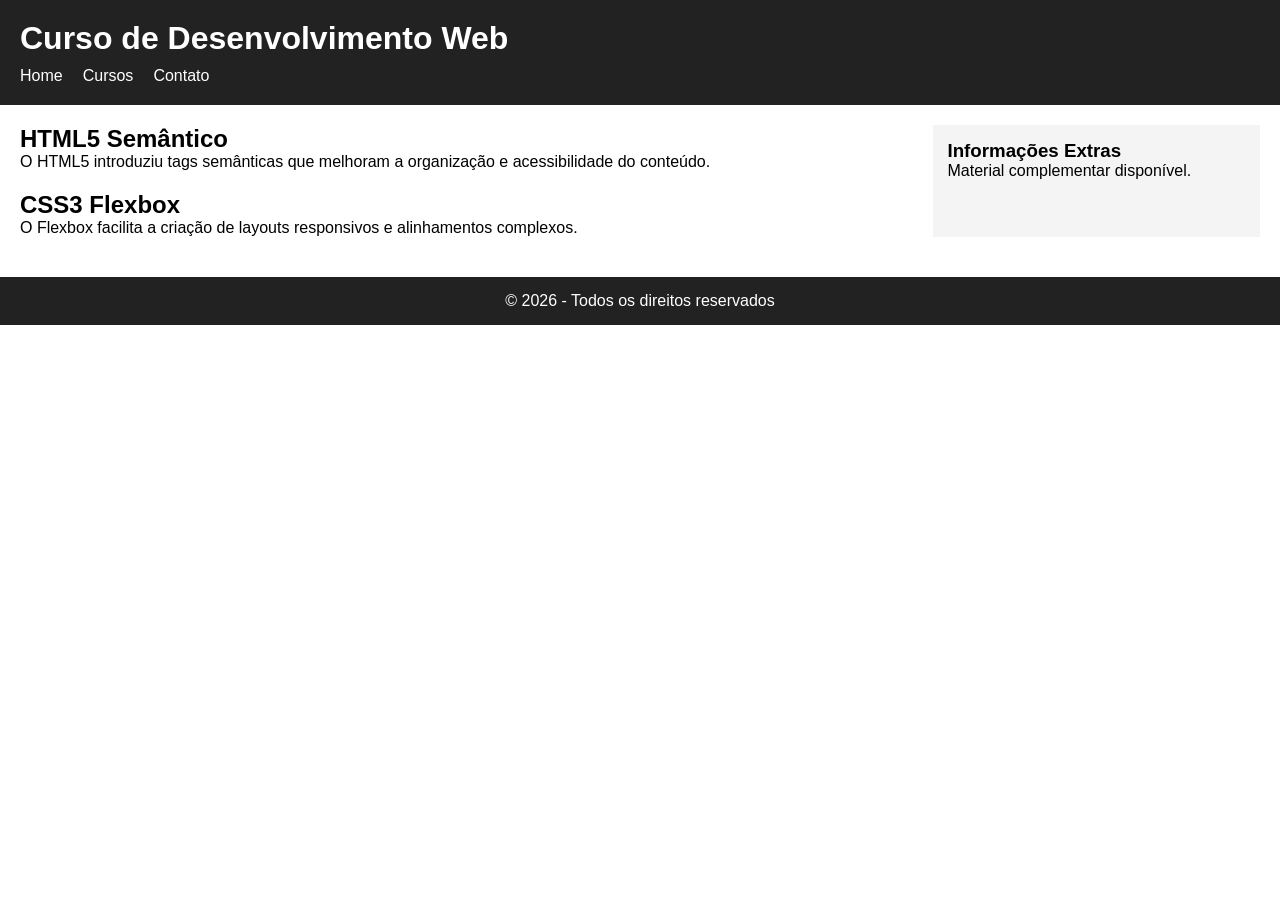
<file: trabalhos/segunda atv/index.html>
<!DOCTYPE html>
<html lang="pt-BR">
<head>
    <meta charset="UTF-8">
    <meta name="viewport" content="width=device-width, initial-scale=1.0">
    <title>Revisão HTML5 + Flexbox</title>
    <link rel="stylesheet" href="style.css">
</head>
<body>

    <header>
        <h1>Curso de Desenvolvimento Web</h1>
        <nav>
            <ul class="menu">
                <li><a href="#">Home</a></li>
                <li><a href="#">Cursos</a></li>
                <li><a href="#">Contato</a></li>
            </ul>
        </nav>
    </header>

    <main class="container">

        <section class="conteudo">
            <article>
                <h2>HTML5 Semântico</h2>
                <p>
                    O HTML5 introduziu tags semânticas que melhoram
                    a organização e acessibilidade do conteúdo.
                </p>
            </article>

            <article>
                <h2>CSS3 Flexbox</h2>
                <p>
                    O Flexbox facilita a criação de layouts
                    responsivos e alinhamentos complexos.
                </p>
            </article>
        </section>

        <aside>
            <h3>Informações Extras</h3>
            <p>Material complementar disponível.</p>
        </aside>
    </main>

    <footer>
        <p>&copy; 2026 - Todos os direitos reservados</p>
    </footer>

</body>
</html>
</file>
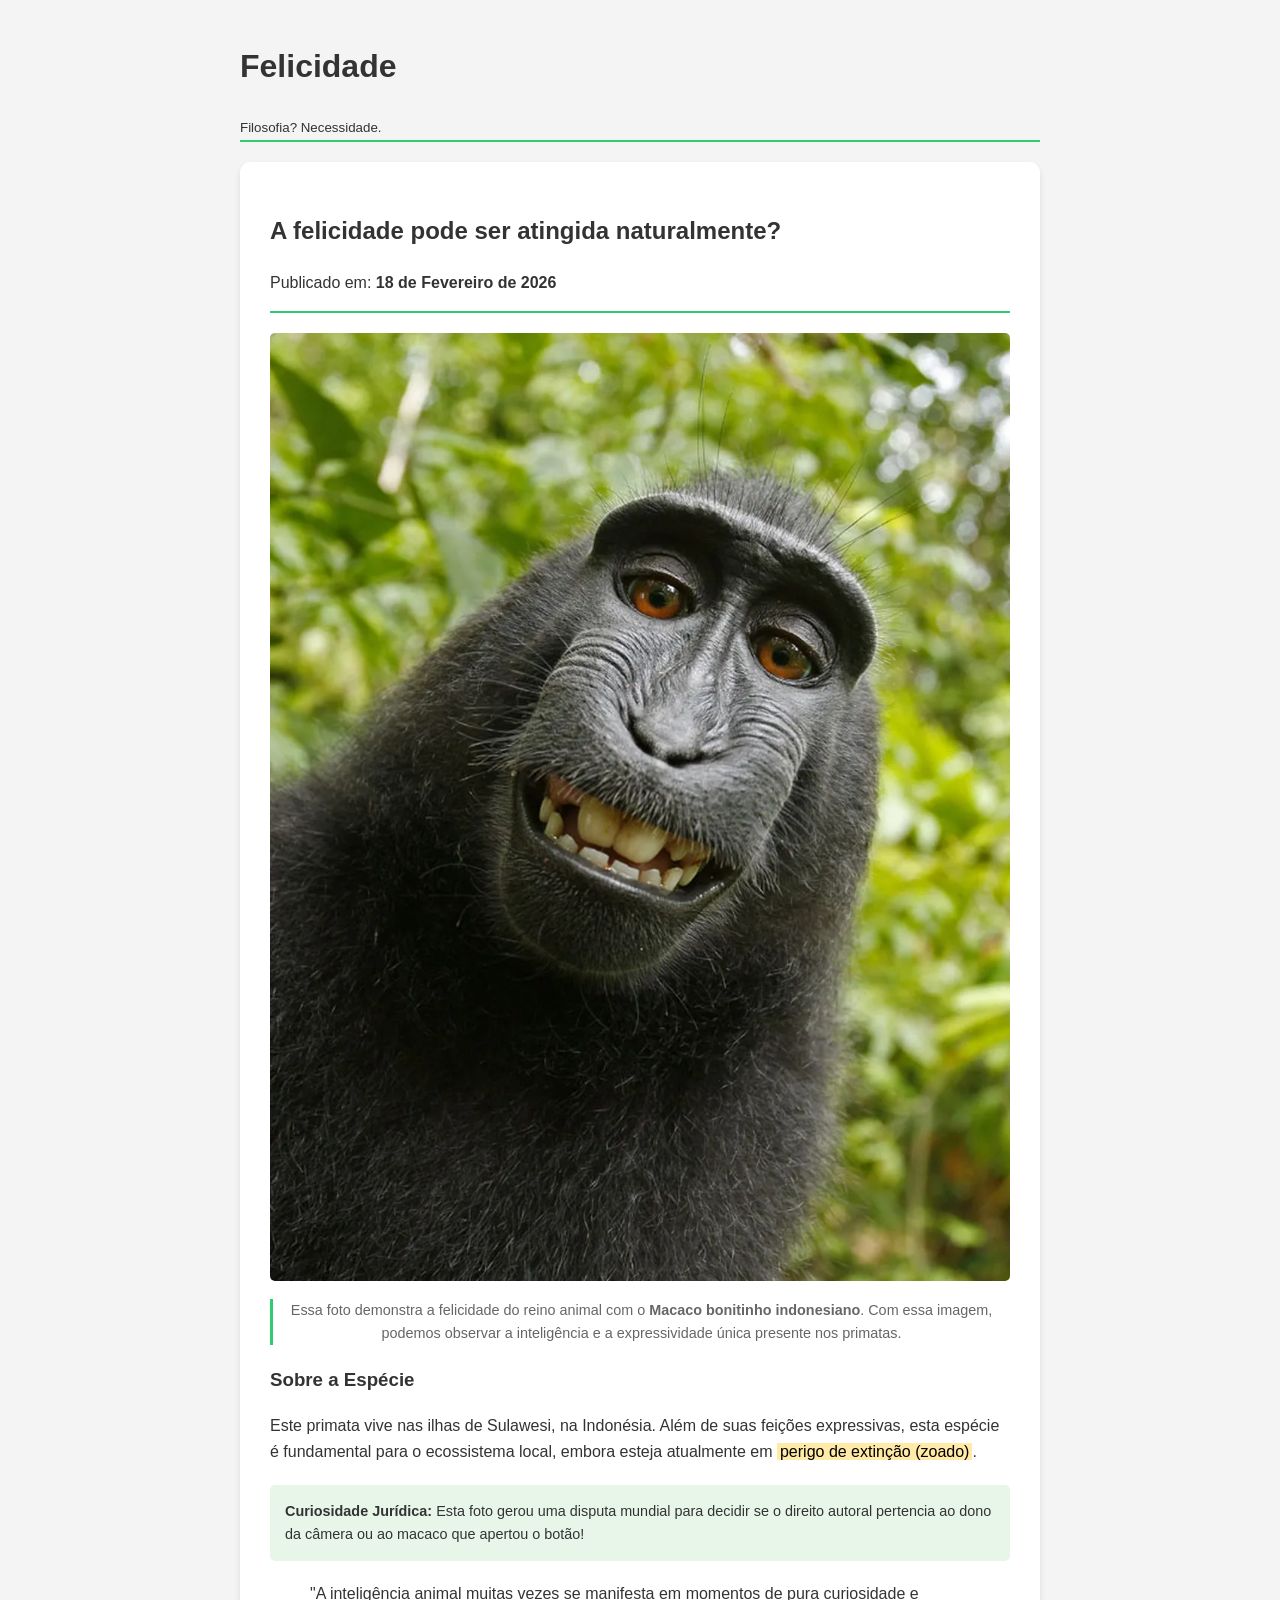
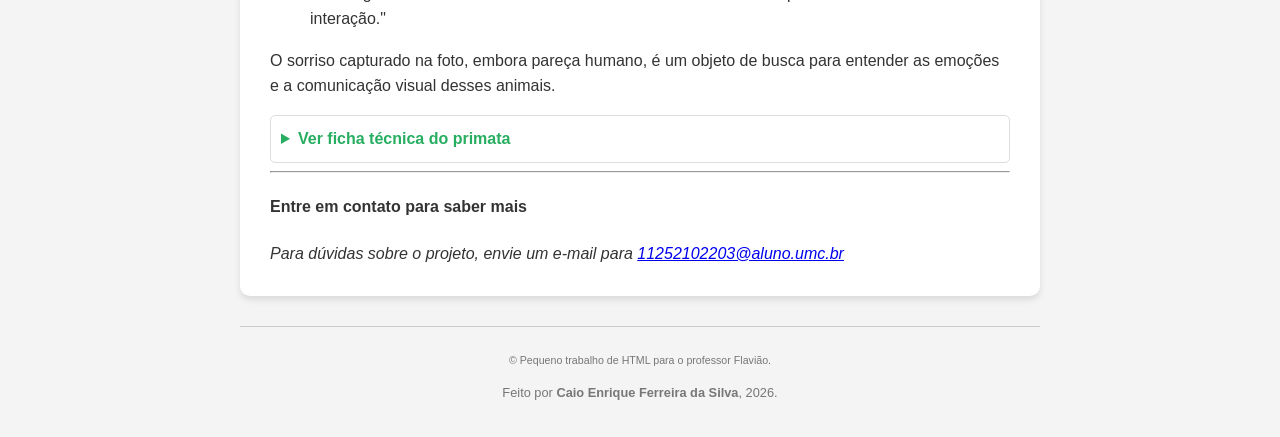
<file: trabalhos/primeira atv/doideira.html>
<!DOCTYPE html>
<html lang="pt-br">
<head>
    <meta charset="UTF-8">
    <meta name="viewport" content="width=device-width, initial-scale=1.0">
    <meta name="description" content="Uma análise sobre a felicidade no reino animal através do famoso selfie do macaco-negro-da-indonésia.">
    <title>A Felicidade Animal | Macaco da Indonésia</title>

    <style>
        body { font-family: 'Segoe UI', Tahoma, Geneva, Verdana, sans-serif; line-height: 1.6; color: #333; max-width: 800px; margin: 0 auto; padding: 20px; background-color: #f4f4f4; }
        header { border-bottom: 2px solid #2ecc71; margin-bottom: 20px; }
        article { background: white; padding: 30px; border-radius: 10px; box-shadow: 0 4px 6px rgba(0,0,0,0.1); }
        figure { margin: 20px 0; text-align: center; }
        img { max-width: 100%; height: auto; border-radius: 5px; }
        figcaption { font-size: 0.9em; color: #666; margin-top: 10px; padding: 0 10px; border-left: 3px solid #2ecc71; }
        footer { margin-top: 30px; text-align: center; font-size: 0.8em; color: #777; border-top: 1px solid #ccc; padding-top: 10px; }
        time { font-weight: bold; }
        aside { background: #e8f5e9; padding: 15px; border-radius: 5px; margin: 20px 0; font-size: 0.9em; }
        mark { background: #ffeaa7; padding: 0 3px; }
        details { cursor: pointer; border: 1px solid #ddd; padding: 10px; border-radius: 5px; }
        summary { font-weight: bold; color: #27ae60; }
    </style>
</head>
<body>

    <header>
        <h1>Felicidade</h1>
        <nav>
            <small>Filosofia? Necessidade.</small>
        </nav>
    </header>

    <main>
        <article>
            <header>
                <h2>A felicidade pode ser atingida naturalmente?</h2>
                <p>Publicado em: <time datetime="2026-02-18">18 de Fevereiro de 2026</time></p>
            </header>
            
            <section>
                <figure>
                    <img src="caters_monkey_snapper_03.jpg" 
                         alt="Close-up do rosto de um macaco-negro-da-indonésia sorrindo para a câmera em uma floresta."
                         loading="lazy">
                    <figcaption>
                        Essa foto demonstra a felicidade do reino animal com o <strong>Macaco bonitinho indonesiano</strong>. 
                        Com essa imagem, podemos observar a inteligência e a expressividade única presente nos primatas.
                    </figcaption>
                </figure>
            </section>

            <section>
                <h3>Sobre a Espécie</h3>
                <p>
                    Este primata vive nas ilhas de Sulawesi, na Indonésia. Além de suas feições expressivas, 
                    esta espécie é fundamental para o ecossistema local, embora esteja atualmente em <mark>perigo de extinção (zoado)</mark>. </p>
                
                <aside>
                    <strong>Curiosidade Jurídica:</strong> Esta foto gerou uma disputa mundial para decidir se o direito autoral pertencia ao dono da câmera ou ao macaco que apertou o botão!
                </aside>

                <blockquote>
                    "A inteligência animal muitas vezes se manifesta em momentos de pura curiosidade e interação."
                </blockquote>

                <p>
                    O sorriso capturado na foto, embora pareça humano, é um objeto de busca para entender 
                    as emoções e a comunicação visual desses animais.
                </p>

                <details>
                    <summary>Ver ficha técnica do primata</summary>
                    <ul>
                        <li><strong>Nome Científico:</strong> <em>Macaco massa</em></li> <li><strong>Localização:</strong> Sudeste Asiático</li>
                        <li><strong>Status:</strong> Criticamente em Perigo de extinção #paia (<abbr title="International Union for Conservation of Nature">IUCN</abbr>)</li> </ul>
                </details>
            </section>

            <section>
                <hr> <h4>Entre em contato para saber mais</h4>
                <address>
                    Para dúvidas sobre o projeto, envie um e-mail para <a href="mailto:11252102203@aluno.umc.br">11252102203@aluno.umc.br</a>
                </address>
            </section>
        </article>
    </main>

    <footer>
        <p><small>&copy; Pequeno trabalho de HTML para o professor Flavião.</small></p>
        <p>Feito por <strong>Caio Enrique Ferreira da Silva</strong>, 2026.</p>
    </footer>

</body>
</html>
</file>
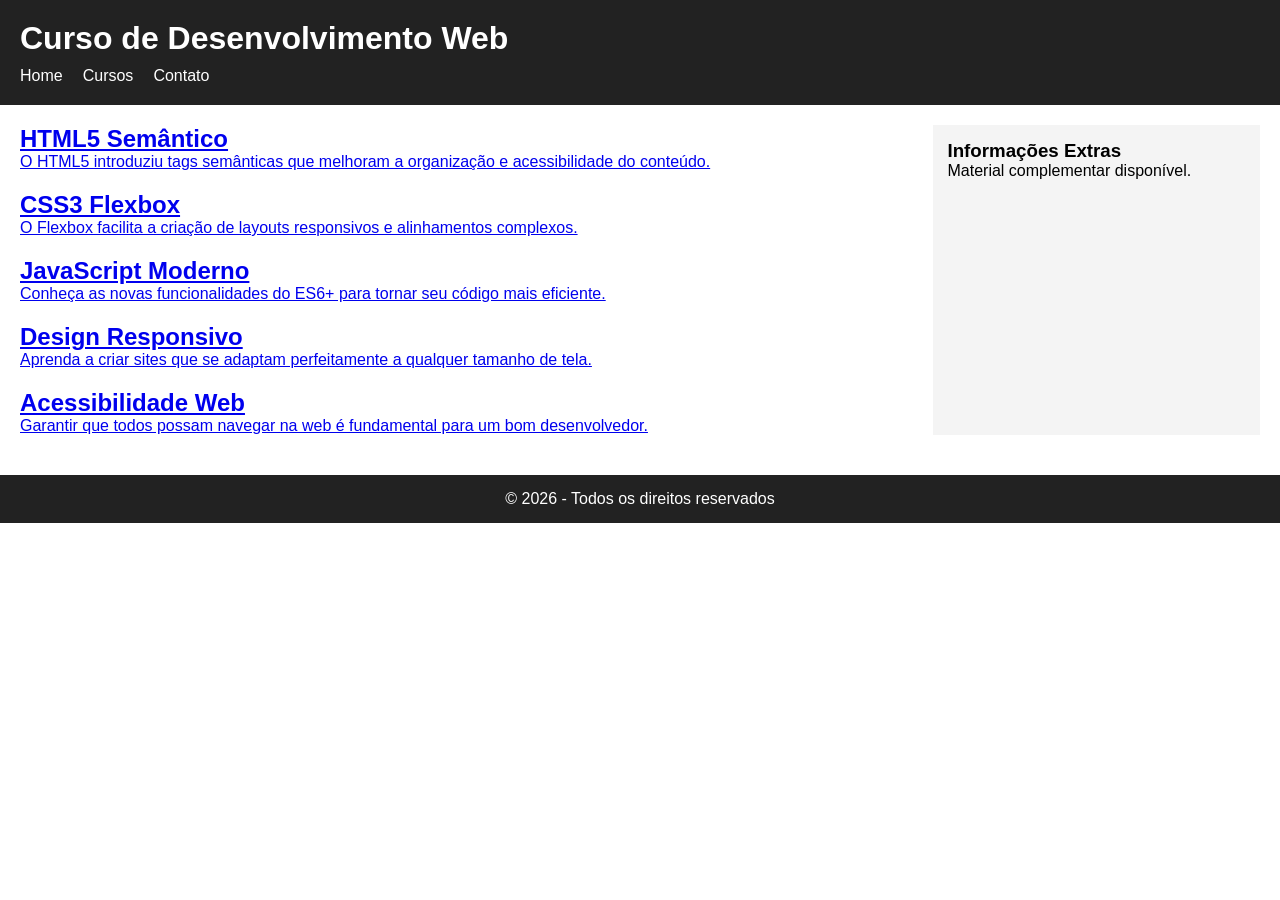
<file: trabalhos/segunda atv/03032026.html>
<!DOCTYPE html>
<html lang="pt-BR">
<head>
    <meta charset="UTF-8">
    <meta name="viewport" content="width=device-width, initial-scale=1.0">
    <title>Revisão HTML5 + Flexbox</title>
    <link rel="stylesheet" href="style.css">
</head>
<body>

    <header>
        <h1>Curso de Desenvolvimento Web</h1>
        <nav>
            <ul class="menu">
                <li><a href="index.html">Home</a></li>
                <li><a href="https://www.google.com/search?q=cursos+web" target="_blank">Cursos</a></li>
                <li><a href="11252102203@alunos.umc.br">Contato</a></li>
            </ul>
        </nav>
    </header>

    <main class="container">
        <section class="conteudo">
            <a href="https://g1.globo.com/tecnologia/" target="_blank" class="link-artigo">
                <article>
                    <h2>HTML5 Semântico</h2>
                    <p>O HTML5 introduziu tags semânticas que melhoram a organização e acessibilidade do conteúdo.</p>
                </article>
            </a>

            <a href="https://www.techtudo.com.br/" target="_blank" class="link-artigo">
                <article>
                    <h2>CSS3 Flexbox</h2>
                    <p>O Flexbox facilita a criação de layouts responsivos e alinhamentos complexos.</p>
                </article>
            </a>

            <a href="https://olhardigital.com.br/" target="_blank" class="link-artigo">
                <article>
                    <h2>JavaScript Moderno</h2>
                    <p>Conheça as novas funcionalidades do ES6+ para tornar seu código mais eficiente.</p>
                </article>
            </a>

            <a href="https://g1.globo.com/economia/tecnologia/" target="_blank" class="link-artigo">
                <article>
                    <h2>Design Responsivo</h2>
                    <p>Aprenda a criar sites que se adaptam perfeitamente a qualquer tamanho de tela.</p>
                </article>
            </a>

            <a href="https://www.cnnbrasil.com.br/tecnologia/" target="_blank" class="link-artigo">
                <article>
                    <h2>Acessibilidade Web</h2>
                    <p>Garantir que todos possam navegar na web é fundamental para um bom desenvolvedor.</p>
                </article>
            </a>
        </section>

        <aside>
            <h3>Informações Extras</h3>
            <p>Material complementar disponível.</p>
        </aside>
    </main>

    <footer>
        <p>&copy; 2026 - Todos os direitos reservados</p>
    </footer>

</body>
</html>
</file>
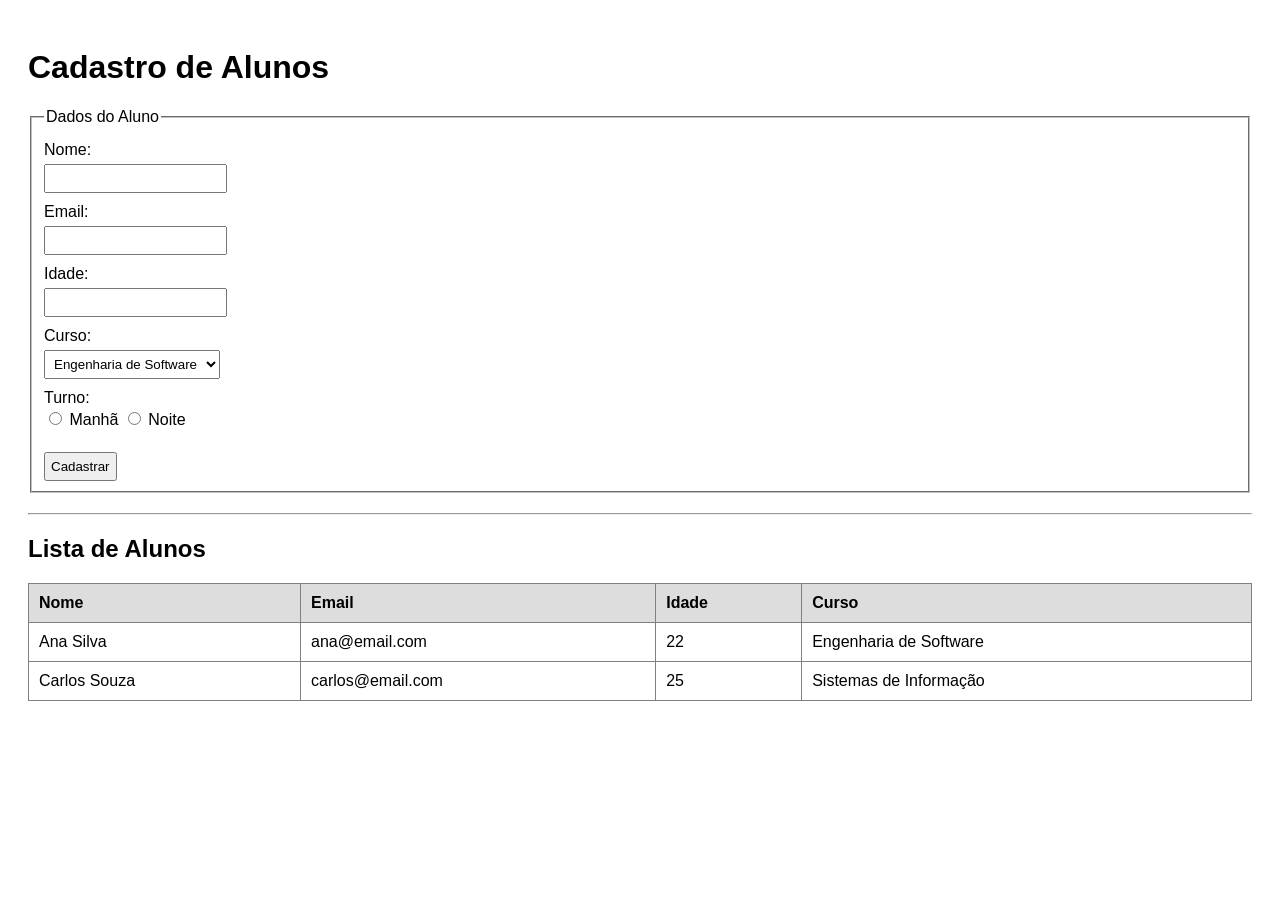
<file: trabalhos/segunda atv/tindex.html>
<!DOCTYPE html>
<html lang="pt-BR">
<head>
    <meta charset="UTF-8">
    <title>Cadastro de Alunos</title>
    <link rel="stylesheet" href="tstyle.css">
</head>
<body>

    <h1>Cadastro de Alunos</h1>

    <!-- Formulário -->
    <form>
        <fieldset>
            <legend>Dados do Aluno</legend>

            <label>Nome:</label>
            <input type="text" name="nome" required>

            <label>Email:</label>
            <input type="email" name="email" required>

            <label>Idade:</label>
            <input type="number" name="idade">

            <label>Curso:</label>
            <select name="curso">
                <option>Engenharia de Software</option>
                <option>Sistemas de Informação</option>
                <option>Ciência da Computação</option>
            </select>

            <label>Turno:</label>
            <input type="radio" name="turno" value="manha"> Manhã
            <input type="radio" name="turno" value="noite"> Noite

            <br><br>

            <input type="submit" value="Cadastrar">
        </fieldset>
    </form>

    <hr>

    <!-- Tabela -->
    <h2>Lista de Alunos</h2>

    <table border="1">
        <thead>
            <tr>
                <th>Nome</th>
                <th>Email</th>
                <th>Idade</th>
                <th>Curso</th>
            </tr>
        </thead>

        <tbody>
            <tr>
                <td>Ana Silva</td>
                <td>ana@email.com</td>
                <td>22</td>
                <td>Engenharia de Software</td>
            </tr>

            <tr>
                <td>Carlos Souza</td>
                <td>carlos@email.com</td>
                <td>25</td>
                <td>Sistemas de Informação</td>
            </tr>
        </tbody>
    </table>

</body>
</html>
</file>
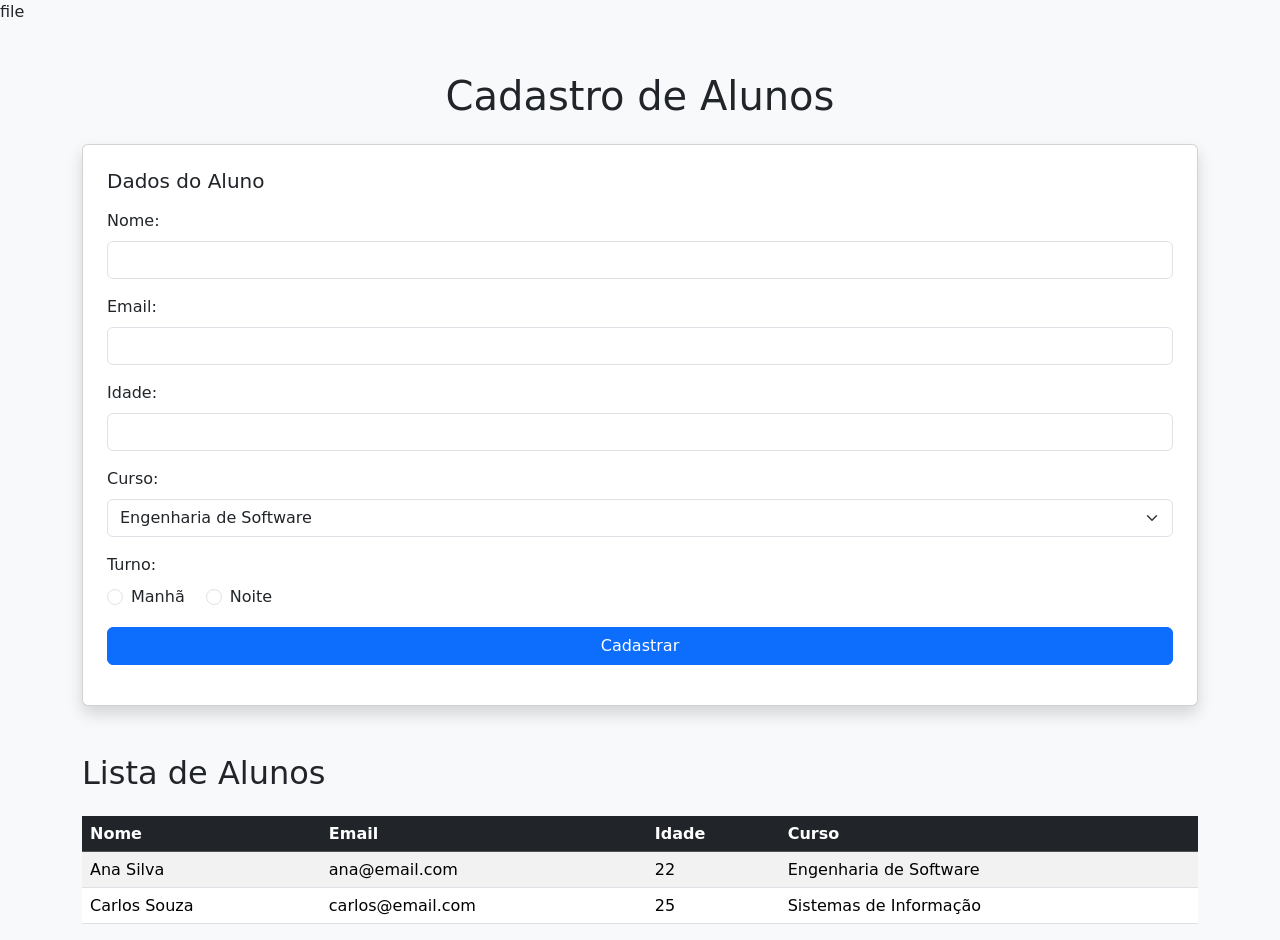
<file: trabalhos/terceira atv/bindex.html>
file<!DOCTYPE html>
<html lang="pt-BR">
<head>
    <meta charset="UTF-8">
    <title>Cadastro de Alunos - Bootstrap</title>

    <!-- CDN Bootstrap -->
    <link href="https://cdn.jsdelivr.net/npm/bootstrap@5.3.2/dist/css/bootstrap.min.css" rel="stylesheet">
</head>
<body class="bg-light">

<div class="container mt-5">

    <h1 class="text-center mb-4">Cadastro de Alunos</h1>

    <!-- Formulário -->
    <div class="card shadow p-4">
        <h5 class="mb-3">Dados do Aluno</h5>

        <form>
            <div class="mb-3">
                <label class="form-label">Nome:</label>
                <input type="text" class="form-control" name="nome" required>
            </div>

            <div class="mb-3">
                <label class="form-label">Email:</label>
                <input type="email" class="form-control" name="email" required>
            </div>

            <div class="mb-3">
                <label class="form-label">Idade:</label>
                <input type="number" class="form-control" name="idade">
            </div>

            <div class="mb-3">
                <label class="form-label">Curso:</label>
                <select class="form-select" name="curso">
                    <option>Engenharia de Software</option>
                    <option>Sistemas de Informação</option>
                    <option>Ciência da Computação</option>
                </select>
            </div>

            <div class="mb-3">
                <label class="form-label">Turno:</label><br>

                <div class="form-check form-check-inline">
                    <input class="form-check-input" type="radio" name="turno" value="manha">
                    <label class="form-check-label">Manhã</label>
                </div>

                <div class="form-check form-check-inline">
                    <input class="form-check-input" type="radio" name="turno" value="noite">
                    <label class="form-check-label">Noite</label>
                </div>
            </div>

            <button type="submit" class="btn btn-primary w-100">
                Cadastrar
            </button>
        </form>
    </div>

    <!-- Tabela -->
    <h2 class="mt-5">Lista de Alunos</h2>

    <div class="table-responsive">
        <table class="table table-striped table-hover mt-3">
            <thead class="table-dark">
                <tr>
                    <th>Nome</th>
                    <th>Email</th>
                    <th>Idade</th>
                    <th>Curso</th>
                </tr>
            </thead>

            <tbody>
                <tr>
                    <td>Ana Silva</td>
                    <td>ana@email.com</td>
                    <td>22</td>
                    <td>Engenharia de Software</td>
                </tr>

                <tr>
                    <td>Carlos Souza</td>
                    <td>carlos@email.com</td>
                    <td>25</td>
                    <td>Sistemas de Informação</td>
                </tr>
            </tbody>
        </table>
    </div>

</div>

</body>
</html>
</file>
<file: trabalhos/segunda atv/style.css>
/* Reset básico */
* {
    margin: 0;
    padding: 0;
    box-sizing: border-box;
}

/* Corpo */
body {
    font-family: Arial, Helvetica, sans-serif;
}

/* Header */
header {
    background-color: #222;
    color: white;
    padding: 20px;
}

/* Menu com Flexbox */
.menu {
    list-style: none;
    display: flex;
    gap: 20px;
    margin-top: 10px;
}

.menu a {
    color: white;
    text-decoration: none;
}

/* Container principal com Flexbox */
.container {
    display: flex;
    padding: 20px;
    gap: 20px;
}

/* Conteúdo principal */
.conteudo {
    flex: 3;
    display: flex;
    flex-direction: column;
    gap: 20px;
}

/* Sidebar */
aside {
    flex: 1;
    background-color: #f4f4f4;
    padding: 15px;
}

/* Rodapé */
footer {
    background-color: #222;
    color: white;
    text-align: center;
    padding: 15px;
    margin-top: 20px;
}
</file>
<file: trabalhos/segunda atv/tstyle.css>
body {
    font-family: Arial, Helvetica, sans-serif;
    padding: 20px;
}

form {
    margin-bottom: 20px;
}

label {
    display: block;
    margin-top: 10px;
}

input, select {
    padding: 5px;
    margin-top: 5px;
}

table {
    border-collapse: collapse;
    width: 100%;
}

th, td {
    padding: 10px;
    text-align: left;
}

th {
    background-color: #ddd;
}
</file>
